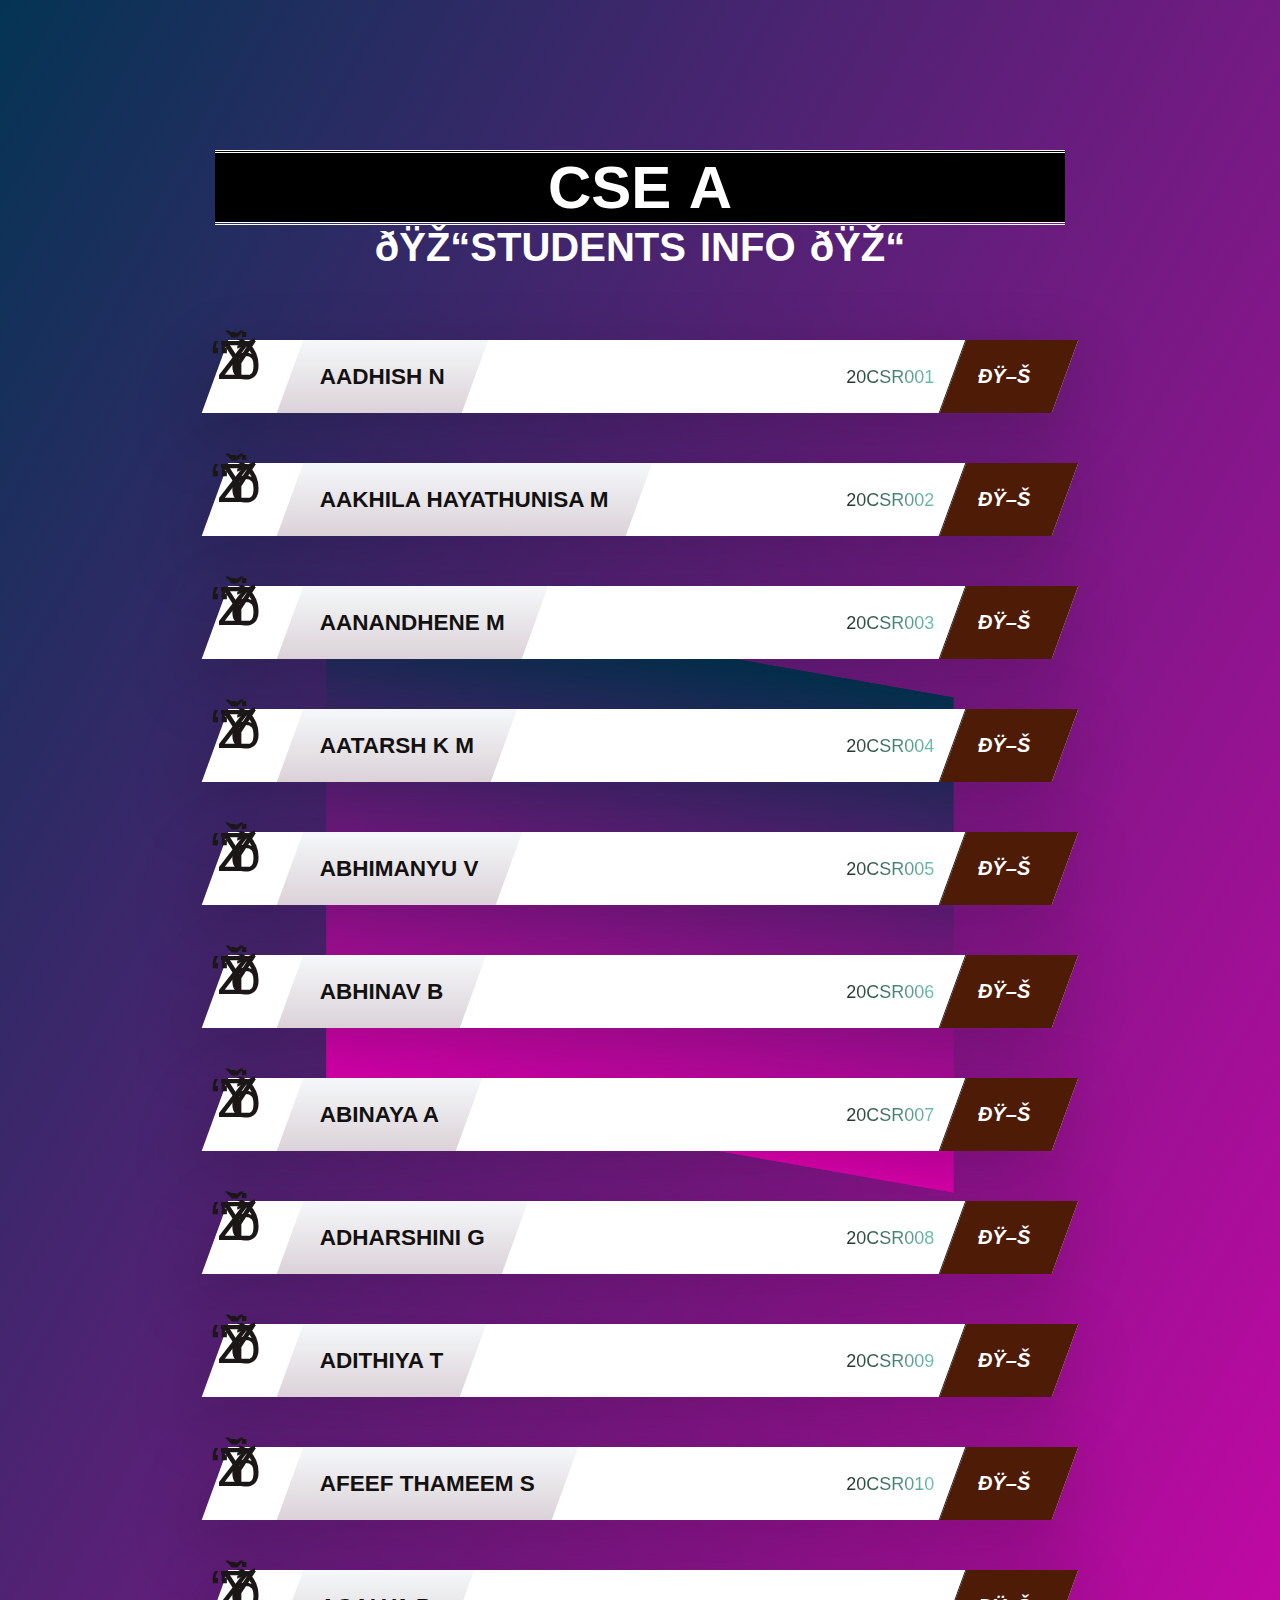
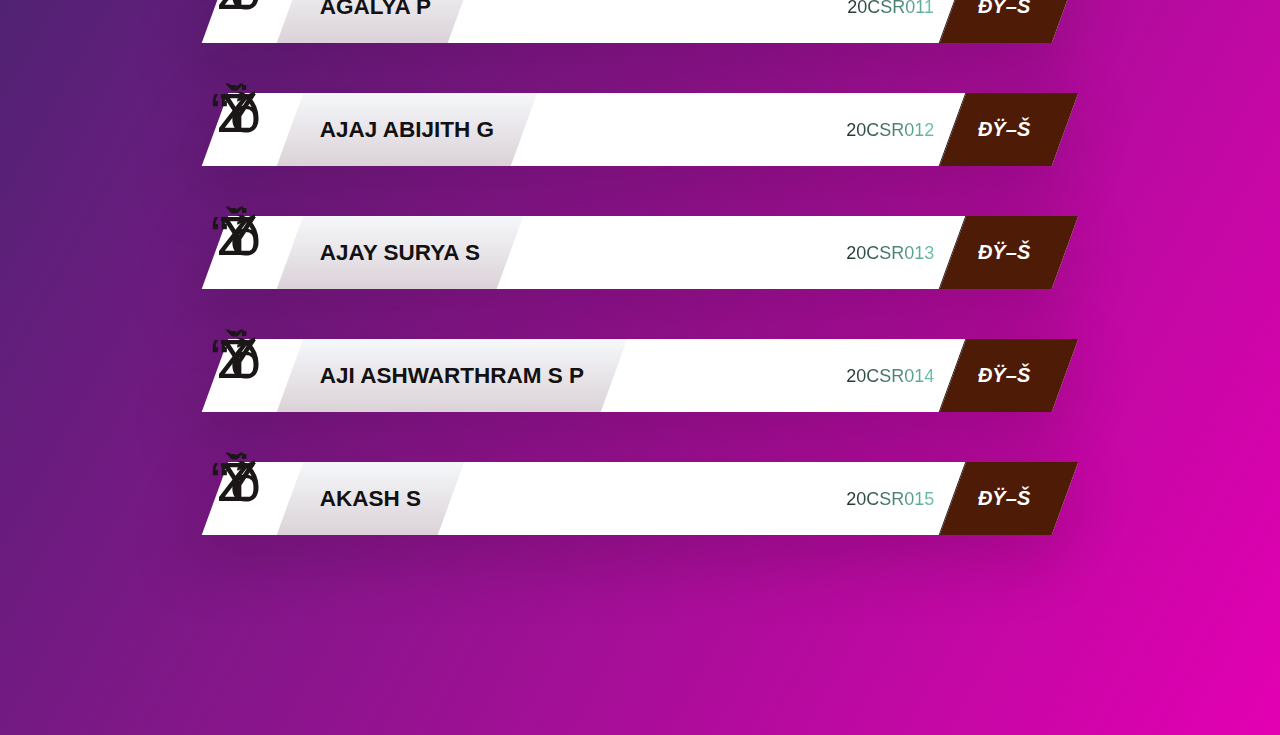
<file: ts/index.html>
<!DOCTYPE html>
<html lang = "en">
  <head>
    <mets charset="UTF-8" />
    <meta name="viewport" content ="width=device-width,inital=scale-1"/>
    <meta http-equiv="X-UA-Compatible" content="ie=edge" />
    <link href="style.css" rel="stylesheet">
    <title>STUDENTS INFO</title>
  </head>

  <body>
    <div class="title">
      <h1 class="title-head" >CSE A</h1>
      
      <h1 class="title-SH">🎓STUDENTS INFO 🎓</h1>
    

    <div class="info-box">
    <figure class="info">
      <div class ="info-emoji">🎓</div>

    <div class="detail-box">
      <h2 class="stu_name">AADHISH  N</h2>
    </div>

    <div class="sub">
      <div class="sub-box">
      <h2 class="rollno rollno--20CSR">20CSR001</h2>
    </div>

    <a class="stu_link" href="#">
      <span> <i class="emoji-pen">🖊 </i></span>
    </a>
  </div>
  </figure>  
  <figure class="info">
    <div class="info-emoji">🎓</div>
    <div class="detail-box">
      <h2 class="stu_name">AAKHILA HAYATHUNISA M</h2>
      </div>
    
   <div class="sub">
   <div class="sub-box">
     <h2 class ="rollno rollno--20CSR">20CSR002</h2>
   </div>  

   <a class="stu_link" href="#">
    <span> <i class="emoji-pen">🖊 </i></span>
  </a>

  </figure>

  <figure class="info">
    <div class="info-emoji">🎓</div>
    <div class="detail-box">
      <h2 class="stu_name">AANANDHENE M</h2>
      </div>
    
   <div class="sub">
   <div class="sub-box">
     <h2 class ="rollno rollno--20CSR">20CSR003</h2>
   </div>  

   <a class="stu_link" href="#">
    <span> <i class="emoji-pen">🖊 </i></span>
  </a>

  </figure>

  <figure class="info">
    <div class="info-emoji">🎓</div>
    <div class="detail-box">
      <h2 class="stu_name">AATARSH K M</h2>
      </div>
    
   <div class="sub">
   <div class="sub-box">
     <h2 class ="rollno rollno--20CSR">20CSR004</h2>
   </div>  

   <a class="stu_link" href="#">
    <span> <i class="emoji-pen">🖊 </i></span>
  </a>

  </figure>

  <figure class="info">
    <div class="info-emoji">🎓</div>
    <div class="detail-box">
      <h2 class="stu_name">ABHIMANYU V</h2>
      </div>
    
   <div class="sub">
   <div class="sub-box">
     <h2 class ="rollno rollno--20CSR">20CSR005</h2>
   </div>  

   <a class="stu_link" href="#">
    <span> <i class="emoji-pen">🖊 </i></span>
  </a>

  </figure>

  <figure class="info">
    <div class="info-emoji">🎓</div>
    <div class="detail-box">
      <h2 class="stu_name">ABHINAV B</h2>
      </div>
    
   <div class="sub">
   <div class="sub-box">
     <h2 class ="rollno rollno--20CSR">20CSR006</h2>
   </div>  

   <a class="stu_link" href="#">
    <span> <i class="emoji-pen">🖊 </i></span>
  </a>

  </figure>

  <figure class="info">
    <div class="info-emoji">🎓</div>
    <div class="detail-box">
      <h2 class="stu_name">ABINAYA A</h2>
      </div>
    
   <div class="sub">
   <div class="sub-box">
     <h2 class ="rollno rollno--20CSR">20CSR007</h2>
   </div>  

   <a class="stu_link" href="#">
    <span> <i class="emoji-pen">🖊 </i></span>
  </a>

  </figure>

  <figure class="info">
    <div class="info-emoji">🎓</div>
    <div class="detail-box">
      <h2 class="stu_name">ADHARSHINI G</h2>
      </div>
    
   <div class="sub">
   <div class="sub-box">
     <h2 class ="rollno rollno--20CSR">20CSR008</h2>
   </div>  

   <a class="stu_link" href="#">
    <span> <i class="emoji-pen">🖊 </i></span>
  </a>

  </figure>

  <figure class="info">
    <div class="info-emoji">🎓</div>
    <div class="detail-box">
      <h2 class="stu_name">ADITHIYA T</h2>
      </div>
    
   <div class="sub">
   <div class="sub-box">
     <h2 class ="rollno rollno--20CSR">20CSR009</h2>
   </div>  

   <a class="stu_link" href="#">
    <span> <i class="emoji-pen">🖊 </i></span>
  </a>

  </figure>

  <figure class="info">
    <div class="info-emoji">🎓</div>
    <div class="detail-box">
      <h2 class="stu_name">AFEEF THAMEEM S</h2>
      </div>
    
   <div class="sub">
   <div class="sub-box">
     <h2 class ="rollno rollno--20CSR">20CSR010</h2>
   </div>  

   <a class="stu_link" href="#">
    <span> <i class="emoji-pen">🖊 </i></span>
  </a>

  </figure>

  <figure class="info">
    <div class="info-emoji">🎓</div>
    <div class="detail-box">
      <h2 class="stu_name">AGALYA P</h2>
      </div>
    
   <div class="sub">
   <div class="sub-box">
     <h2 class ="rollno rollno--20CSR">20CSR011</h2>
   </div>  

   <a class="stu_link" href="#">
    <span> <i class="emoji-pen">🖊 </i></span>
  </a>

  </figure>

  <figure class="info">
    <div class="info-emoji">🎓</div>
    <div class="detail-box">
      <h2 class="stu_name">AJAJ ABIJITH G</h2>
      </div>
    
   <div class="sub">
   <div class="sub-box">
     <h2 class ="rollno rollno--20CSR">20CSR012</h2>
   </div>  

   <a class="stu_link" href="#">
    <span> <i class="emoji-pen">🖊 </i></span>
  </a>

  </figure>

  <figure class="info">
    <div class="info-emoji">🎓</div>
    <div class="detail-box">
      <h2 class="stu_name">AJAY SURYA S</h2>
      </div>
    
   <div class="sub">
   <div class="sub-box">
     <h2 class ="rollno rollno--20CSR">20CSR013</h2>
   </div>  

   <a class="stu_link" href="#">
    <span> <i class="emoji-pen">🖊 </i></span>
  </a>

  </figure>

  <figure class="info">
    <div class="info-emoji">🎓</div>
    <div class="detail-box">
      <h2 class="stu_name">AJI ASHWARTHRAM S P</h2>
      </div>
    
   <div class="sub">
   <div class="sub-box">
     <h2 class ="rollno rollno--20CSR">20CSR014</h2>
   </div>  

   <a class="stu_link" href="#">
    <span> <i class="emoji-pen">🖊 </i></span>
  </a>

  </figure>

  <figure class="info">
    <div class="info-emoji">🎓</div>
    <div class="detail-box">
      <h2 class="stu_name">AKASH S</h2>
      </div>
    
   <div class="sub">
   <div class="sub-box">
     <h2 class ="rollno rollno--20CSR">20CSR015</h2>
   </div>  

   <a class="stu_link" href="#">
    <span> <i class="emoji-pen">🖊 </i></span>
  </a>

  </figure>

  

  

  </body>
</html>
</file>
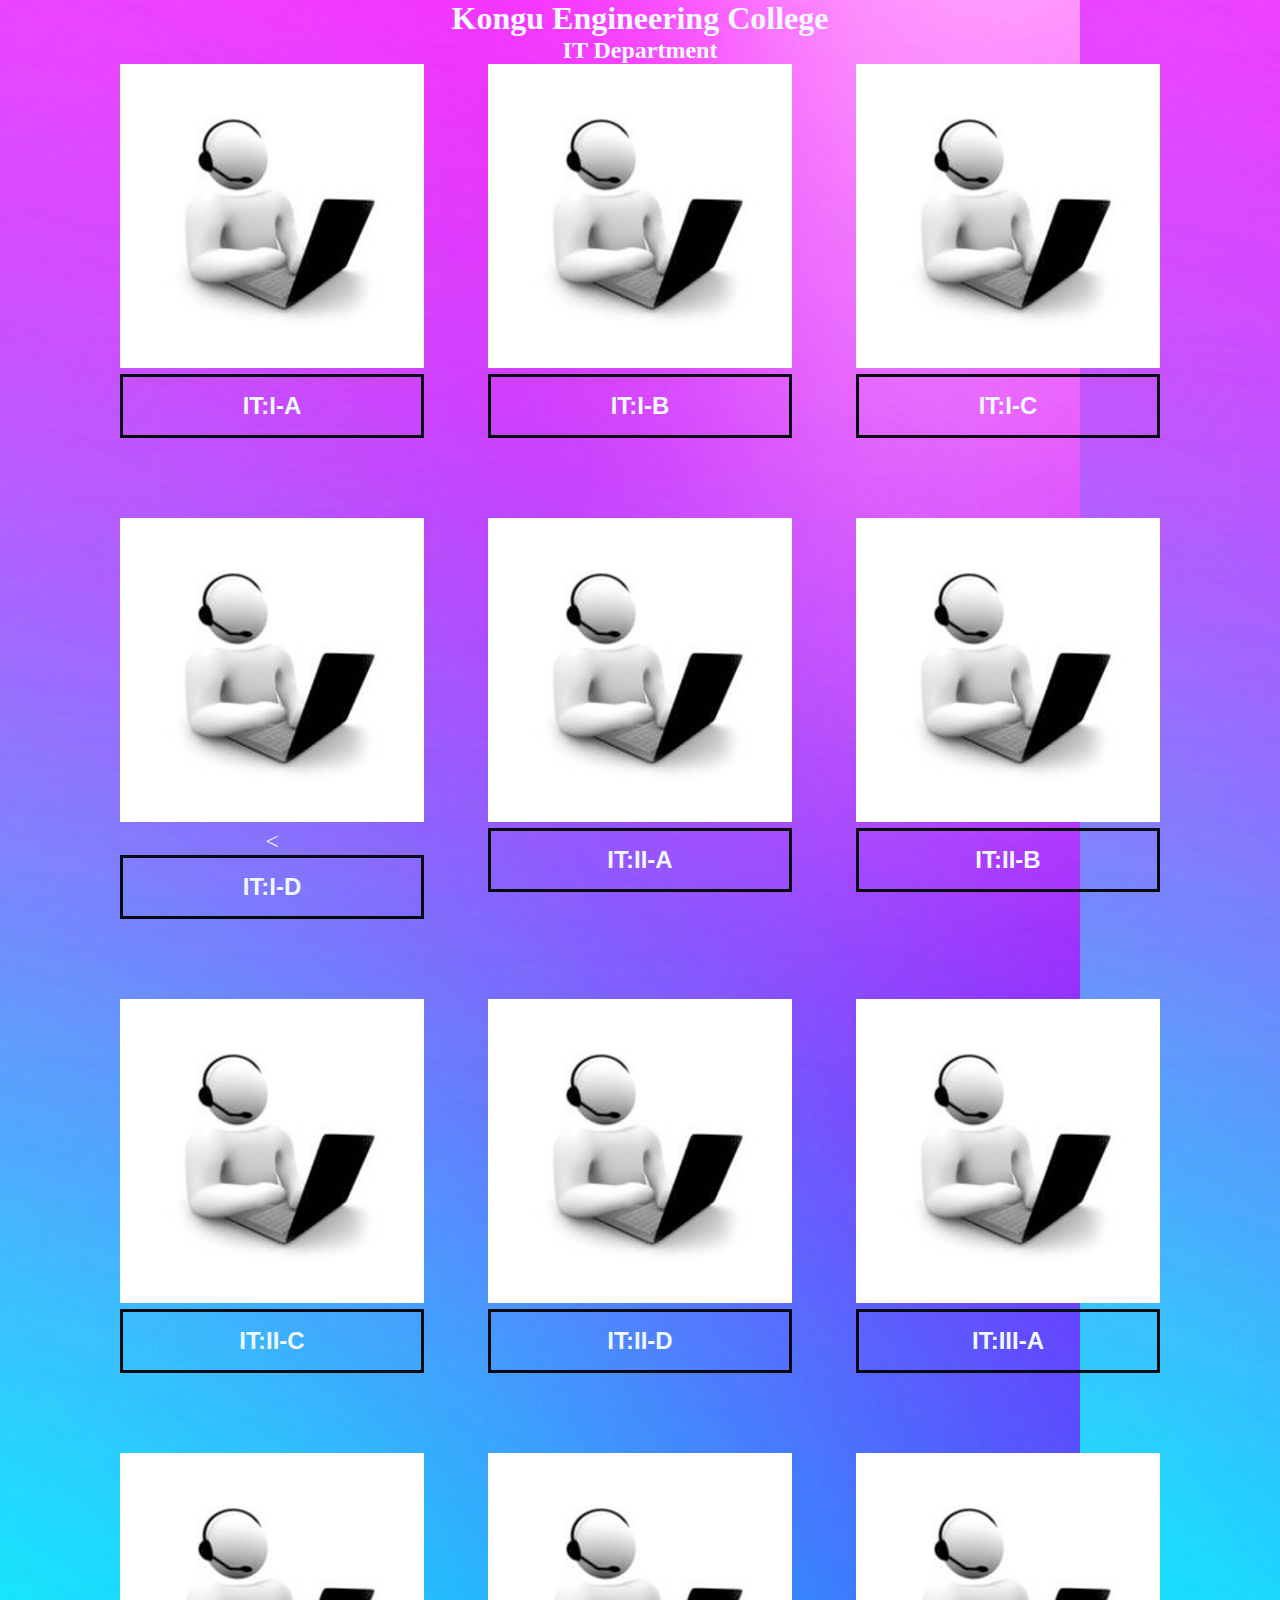
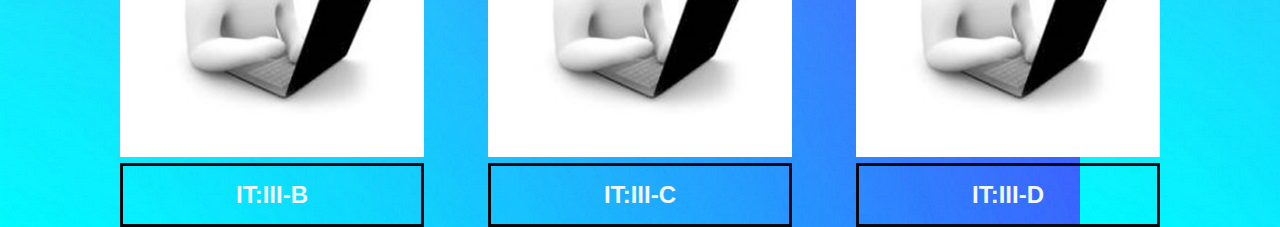
<file: anu/it_dept.html>
<!DOCTYPE html>
<html lang="en">
  <head>
    <meta charset="UTF-8" />
    <meta http-equiv="X-UA-Compatible" content="IE=edge" />
    <link href="styles_it.css" rel="stylesheet" type="text/css" />
    <meta name="viewport" content="width=device-width, initial-scale=1.0" />
    <title>class</title>
  </head>

  <body background="background2.jpg">
    <header>
      <h1>Kongu Engineering College</h1>
      <h2>IT Department</h2>
    </header>
    <section class="container">
      <div class="container-div">
        <img class="img-prf" src="admin2.jpg" alt="admin" />

        <strong><div class="desc">IT:I-A</div></strong>
      </div>
      <div class="container-div">
        <img class="img-prf" src="admin2.jpg" alt="admin" />
        <strong><div class="desc">IT:I-B</div></strong>
      </div>
      <div class="container-div">
        <img class="img-prf" src="admin2.jpg" alt="admin" />
        <strong><div class="desc">IT:I-C</div></strong>
      </div>
      <div class="container-div">
        <img class="img-prf" src="admin2.jpg" alt="admin" />
        <<strong><div class="desc">IT:I-D</div></strong>
      </div>
      <div class="container-div">
        <img class="img-prf" src="admin2.jpg" alt="admin" />
        <strong><div class="desc">IT:II-A</div></strong>
      </div>
      <div class="container-div">
        <img class="img-prf" src="admin2.jpg" alt="admin" />
        <strong><div class="desc">IT:II-B</div></strong>
      </div>
      <div class="container-div">
        <img class="img-prf" src="admin2.jpg" alt="admin" />
        <strong><div class="desc">IT:II-C</div></strong>
      </div>
      <div class="container-div">
        <img class="img-prf" src="admin2.jpg" alt="admin" />
        <strong><div class="desc">IT:II-D</div></strong>
      </div>
      <div class="container-div">
        <img class="img-prf" src="admin2.jpg" alt="admin" />
        <strong><div class="desc">IT:III-A</div></strong>
      </div>
      <div class="container-div">
        <img class="img-prf" src="admin2.jpg" alt="admin" />
        <strong><div class="desc">IT:III-B</div></strong>
      </div>
      <div class="container-div">
        <img class="img-prf" src="admin2.jpg" alt="admin" />
        <strong><div class="desc">IT:III-C</div></strong>
      </div>
      <div class="container-div">
        <img class="img-prf" src="admin2.jpg" alt="admin" />
        <strong><div class="desc">IT:III-D</div></strong>
      </div>
    </section>
  </body>
</html>
</file>
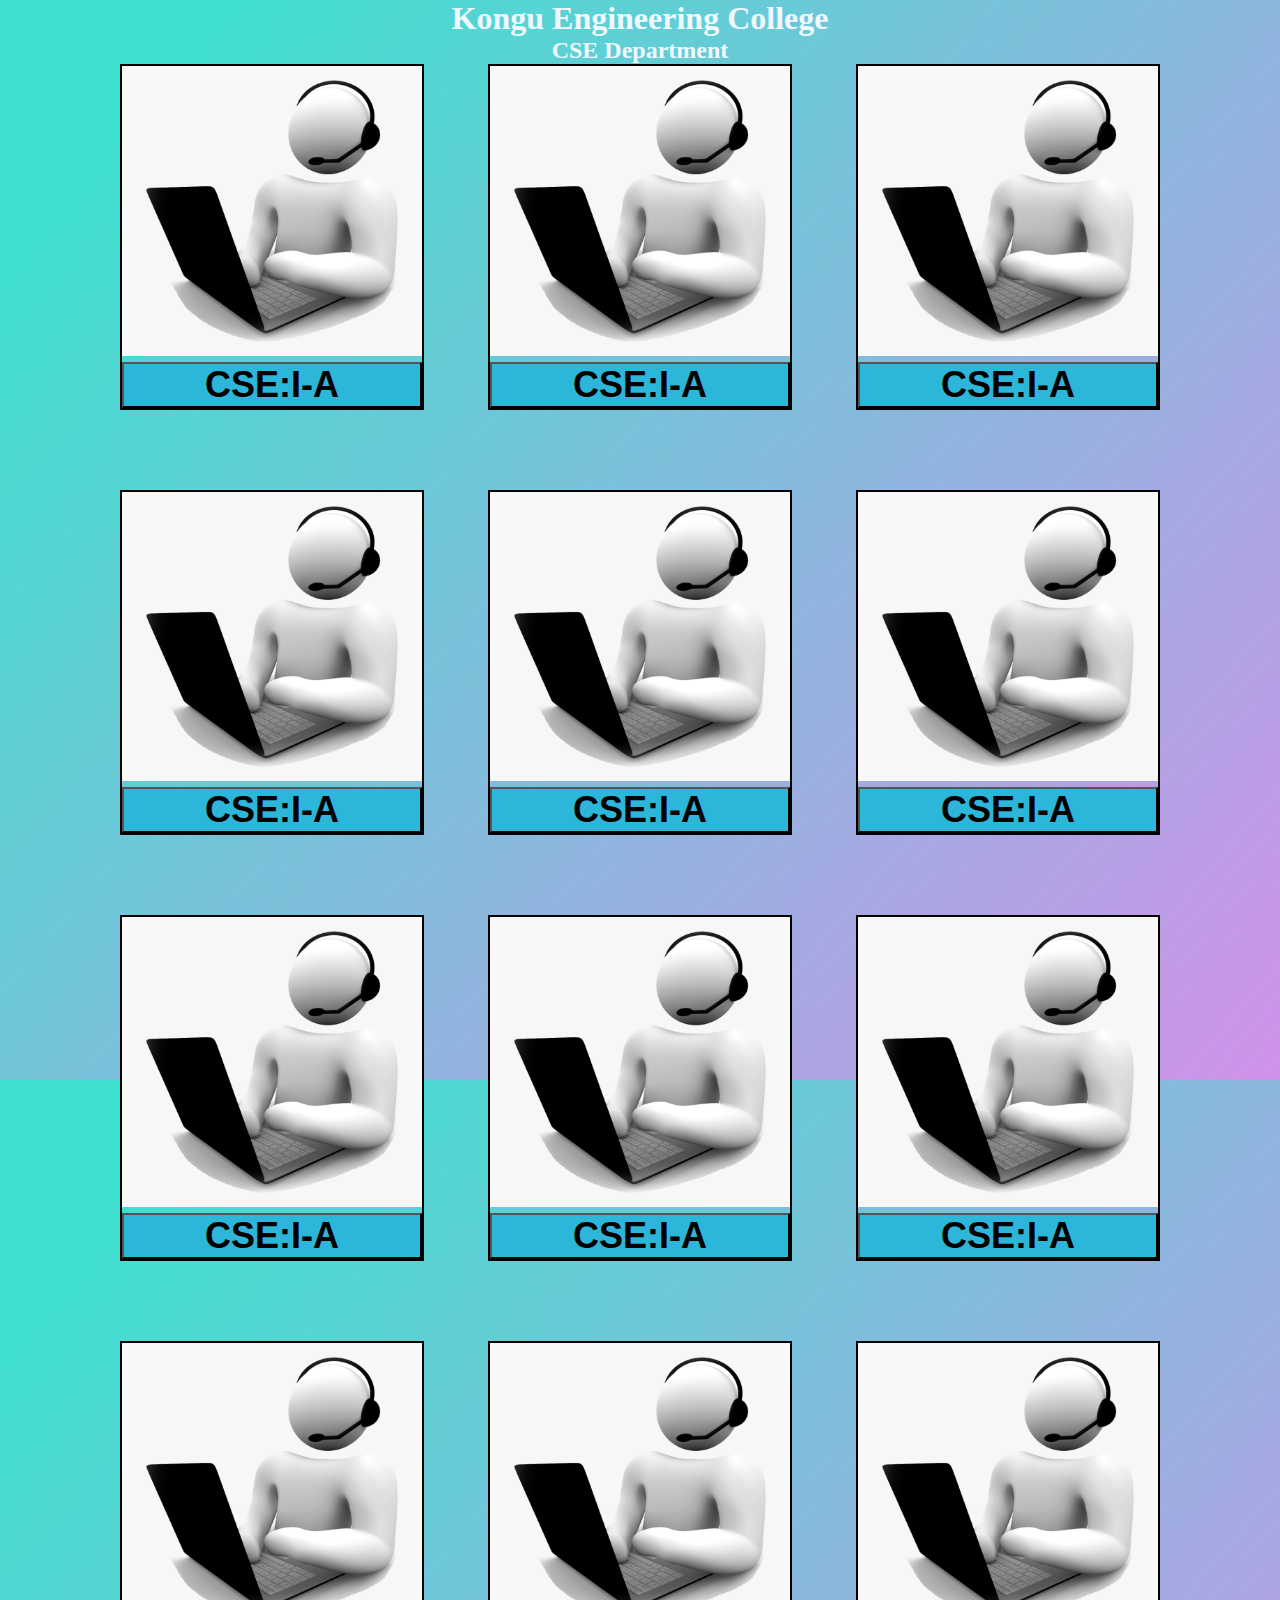
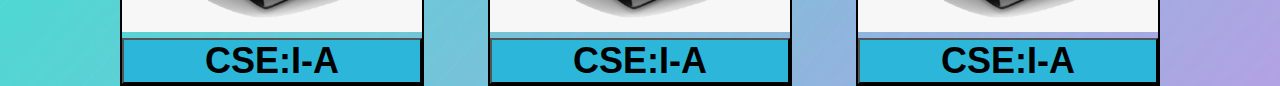
<file: anu/project.html>
<!DOCTYPE html>
<html lang="en">

<head>
    <meta charset="UTF-8" />
    <meta http-equiv="X-UA-Compatible" content="IE=edge" />
    <link href="styles.css" rel="stylesheet" type="text/css" />
    <meta name="viewport" content="width=device-width, initial-scale=1.0" />
    <title>class</title>
</head>

<body background="Background1.jpg">
    <header>
        <h1>Kongu Engineering College</h1>
        <h2>CSE Department</h2>
    </header>
    <section class="container">
        <section class="section-item">
            <div class="container-div">
                <img class="img-prf" src="admin.png" alt="admin" />
                <button class="desc">CSE:I-A</button>
            </div>
        </section>
        <section class="section-item">
            <div class="container-div">
                <img class="img-prf" src="admin.png" alt="admin" />
                <button class="desc">CSE:I-A</button>
            </div>
        </section>
        <section class="section-item">
            <div class="container-div">
                <img class="img-prf" src="admin.png" alt="admin" />
                <button class="desc">CSE:I-A</button>
            </div>
        </section>
        <section class="section-item">
            <div class="container-div">
                <img class="img-prf" src="admin.png" alt="admin" />
                <button class="desc">CSE:I-A</button>
            </div>
        </section>
        <section class="section-item">
            <div class="container-div">
                <img class="img-prf" src="admin.png" alt="admin" />
                <button class="desc">CSE:I-A</button> </section>
        <section class="section-item">
            <div class="container-div">
                <img class="img-prf" src="admin.png" alt="admin" />
                <button class="desc">CSE:I-A</button> </section>
        <section class="section-item">
            <div class="container-div">
                <img class="img-prf" src="admin.png" alt="admin" />
                <button class="desc">CSE:I-A</button> </section>
        <section class="section-item">
            <div class="container-div">
                <img class="img-prf" src="admin.png" alt="admin" />
                <button class="desc">CSE:I-A</button> </section>
        <section class="section-item">
            <div class="container-div">
                <img class="img-prf" src="admin.png" alt="admin" />
                <button class="desc">CSE:I-A</button>
        </section>
        <section class="section-item">
            <div class="container-div">
                <img class="img-prf" src="admin.png" alt="admin" />
                <button class="desc">CSE:I-A</button>
        </section>
        <section class="section-item">
            <div class="container-div">
                <img class="img-prf" src="admin.png" alt="admin" />
                <button class="desc">CSE:I-A</button>
        </section>
        <section class="section-item">
            <div class="container-div">
                <img class="img-prf" src="admin.png" alt="admin" />
                <button class="desc">CSE:I-A</button>
        </section>
    </section>
</body>

</html>
</file>
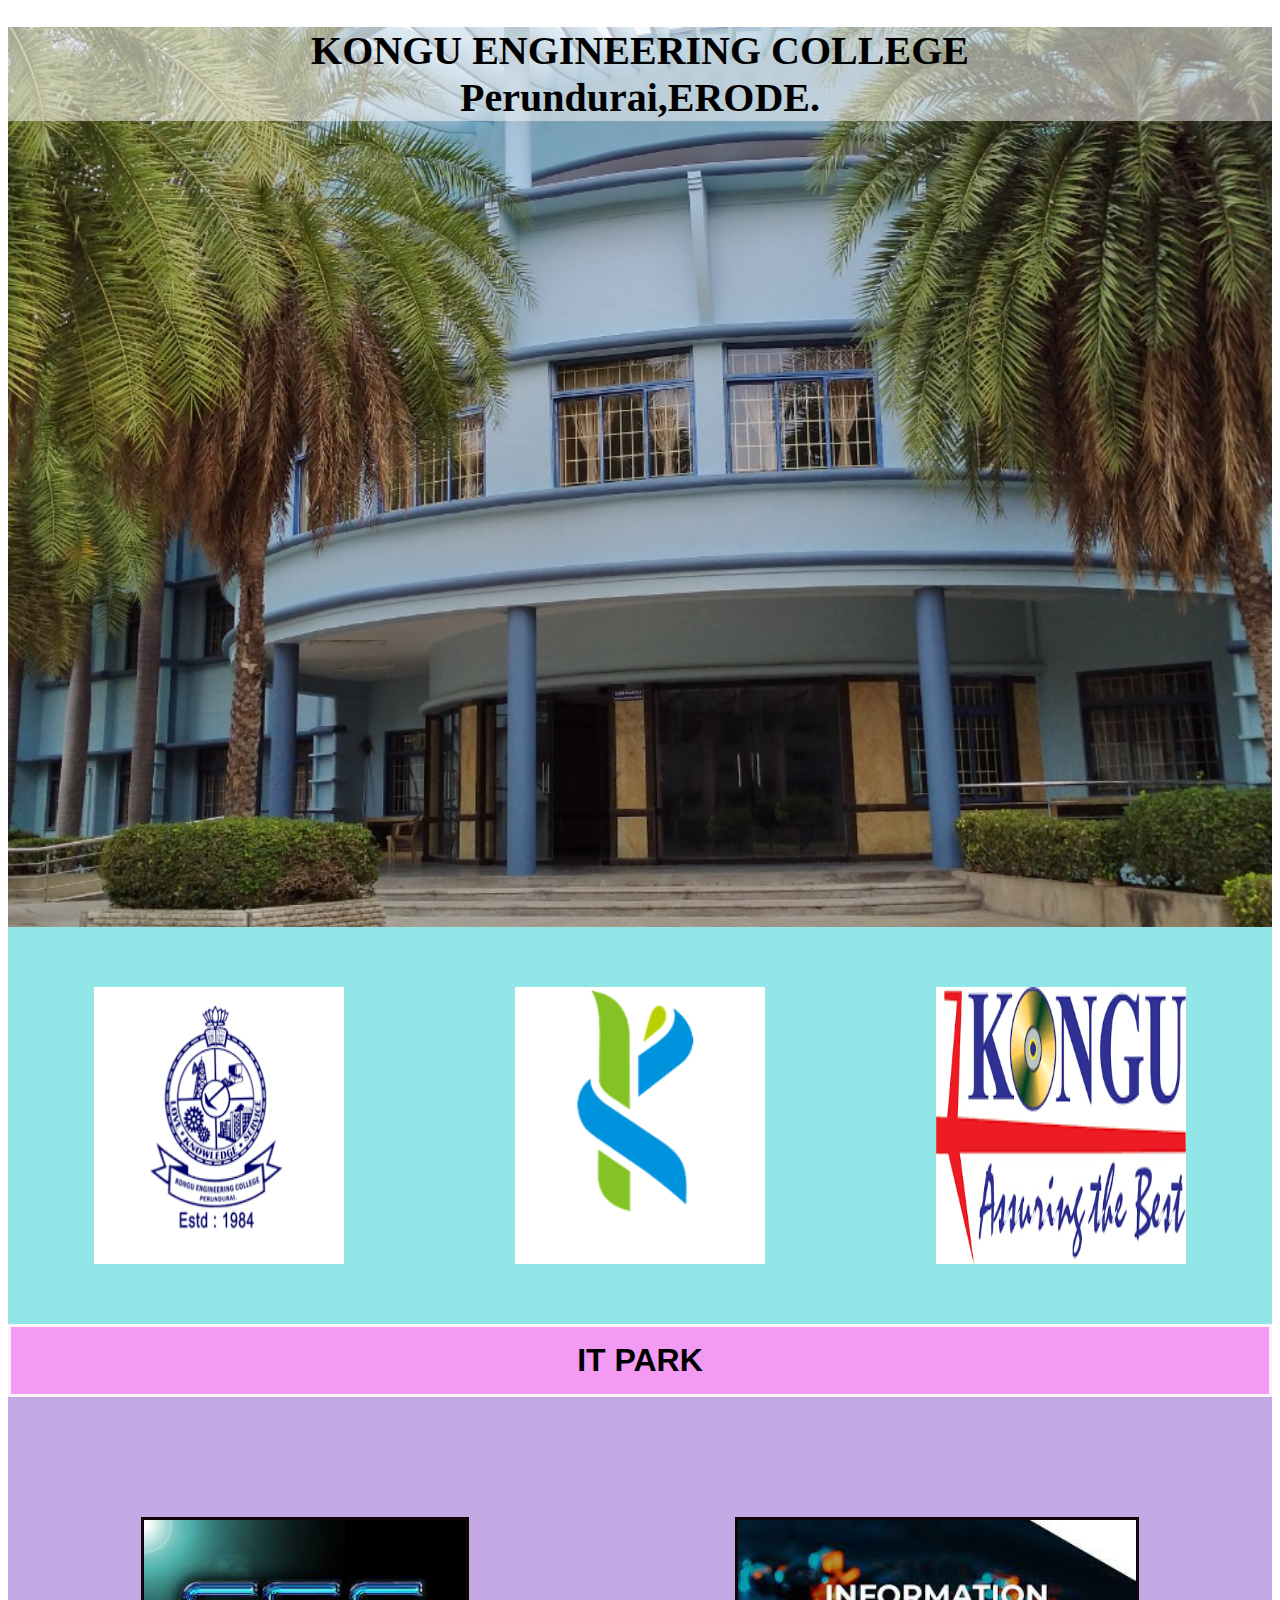
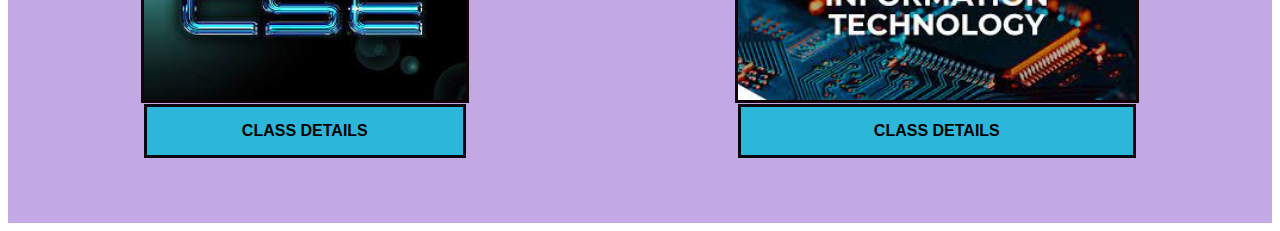
<file: booboo/first page.html>
<!DOCTYPE html>
<html lang="en">
<head>
    <meta charset="UTF-8">
    <meta http-equiv="X-UA-Compatible" content="IE=edge">
    <meta name="viewport" content="width=device-width, initial-scale=1.0">
    <title>head page</title>
    <style>
        
        .containerh1{
          font-family:Georgia, 'Times New Roman', Times, serif;
            text-align: center;
          background-color:rgba(253, 251, 251, 0.5); 
          text-align: center;
          font-size: 40px;
        }
        h2{
          font-family:'Times New Roman', Times, serif;
          text-align:center;
          background-color: rgb(43, 228, 241);
        }
        
        img{
            align-items: center;
        }
        header{
            background-image: url("itpark.jpg");
            background-position: center;
            background-size: cover;
            height: 100vh;
            text-align: center;

        }
        .image-logo{
            height:auto;
            width: 250px;
        }
        
        .flex-container1{
            display:flex;
            flex-direction: row;
            background-color: white;
            justify-content: space-around;
            padding-top: 60px;
            padding-bottom: 60px;
            background-color: rgb(145, 231, 231);
                   }
        .flex-container2{
            display:flex;
            flex-direction: row;
            background-color: white;
            justify-content: space-around;
            padding-top: 60px;
            padding-bottom: 60px;
            background-color: rgb(194, 169, 228);
            font-family: cursive;
        }
        .container {
  position: relative;
  width: 100%;
  max-width: 400px;
}

.container img {
  width: 100%;
  height: auto;
}

.logo.btn {
  position: absolute;
  top: 50%;
  left: 50%;
  transform: translate(-50%, -50%);
  -ms-transform: translate(-50%, -50%);
  background-color: #f1f1f1;
  color: black;
  font-size: 16px;
  padding: 16px 30px;
  border: none;
  cursor: pointer;
  border-radius: 5px;
  text-align: center;
  opacity: 0.3;
}


.cselogo,
.itlogo{
    background-position: center;
}
div.logo{
  margin: 60px;
  border:3px solid rgb(19, 5, 5);
  float :left;
  height :180px;
}
div.logo:hover{
  border: 1px solid rgb(252, 248, 248);
} 
div.logo img{
  width: auto;
  height: 100%;
}       
div.desc{
  padding: 15px ;
  text-align: center;
  border: 3px solid rgb(6, 9, 15);
  background-color: rgb(44, 183, 218);
  font-family: -apple-system, BlinkMacSystemFont, 'Segoe UI', Roboto, Oxygen, Ubuntu, Cantarell, 'Open Sans', 'Helvetica Neue', sans-serif;
}
div.heading{
  padding: 15px ;
  text-align: center;
  font-family:-apple-system, BlinkMacSystemFont, 'Segoe UI', Roboto, Oxygen, Ubuntu, Cantarell, 'Open Sans', 'Helvetica Neue', sans-serif;
  border: 3px solid rgb(247, 243, 246);
  background-color: rgb(243, 155, 243);
  font-size:xx-large;
  text-shadow: cornsilk;
}
.flex-container2:hover {
  box-shadow: 0 8px 16px 0 rgba(0,0,0,0.2);
}

.header1.content{
  background-color:rgba(253, 251, 251, 0.5); 
  position: absolute;
  text-align: center;
   }



.sticky {
  position: fixed;
  top: 0;
  width: 100%;
}

.sticky + .content {
  padding-top: 102px;
}

    </style>
</head>
<body>
    <header>
      
              <div class="header1" style="width:30%">
      </div>
      
        <section>
          <div class="content" id="myHeader">   
              <h1 class="containerh1">KONGU ENGINEERING COLLEGE <br>Perundurai,ERODE.</h1>
              
              
        </div>
       </header>
       <section >
      
        <div class="flex-container1">
        
              <img src="logo1.png" alt="logo 1"class="image-logo">
                    
              <img src="logo2.png" alt="logo 2"class="image-logo"  >
        
              <img src="logo3.png" alt="logo 3"class="image-logo" >
          
          </div>
          </section>
          <strong><div class="heading">IT PARK</div></strong>
<section>
  <div class="flex-container2">
          <div class="logo">
            <a target="_blank" img src="cse.jfif" >
           <img src="cse.jfif" alt="cselogo" style="width:100%" class="image-logo">
           </a>
            <div class="desc"><strong> CLASS DETAILS</strong></div>
          </div>
          <div class="logo">
            <a target="_blank" img src="it.jfif" >
            <img src="it.jfif" alt="itlogo" style="width:100%" class="image-logo">
            </a>
       <div class="desc"> <strong>CLASS DETAILS</strong></div>
          </div>
        </div>
              </section>
              <script>
                window.onscroll = function() {myFunction()};
                
                var header = document.getElementById("myHeader");
                var sticky = header.offsetTop;
                
                function myFunction() {
                  if (window.pageYOffset > sticky) {
                    header.classList.add("sticky");
                  } else {
                    header.classList.remove("sticky");
                  }
                }
                </script>
</body>
      

</html>
</file>
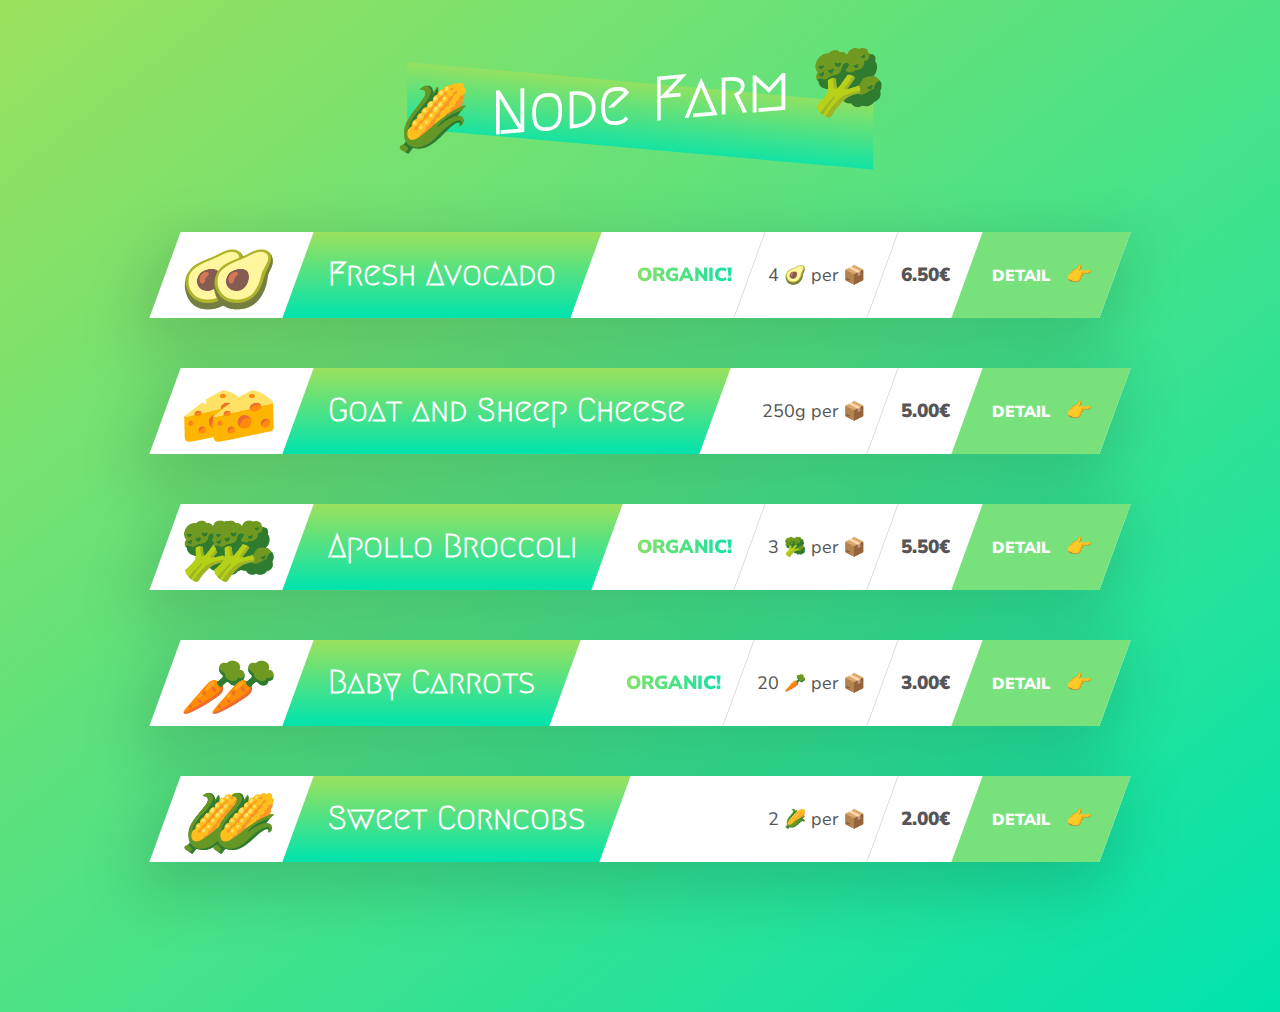
<file: ts/sample.html>
<!DOCTYPE html>
<html lang="en">
  <head>
    <meta charset="UTF-8" />
    <meta name="viewport" content="width=device-width, initial-scale=1.0" />
    <meta http-equiv="X-UA-Compatible" content="ie=edge" />
    <link
      href="https://fonts.googleapis.com/css?family=Megrim|Nunito+Sans:400,900"
      rel="stylesheet"
    />
    <link
      rel="icon"
      href="https://emojipedia-us.s3.dualstack.us-west-1.amazonaws.com/thumbs/240/apple/155/ear-of-maize_1f33d.png"
    />

    <title>NODE FARM</title>

    <style>
      *,
      *::before,
      *::after {
        margin: 0;
        padding: 0;
        box-sizing: inherit;
      }

      html {
        font-size: 62.5%;
        box-sizing: border-box;
      }

      body {
        padding: 5rem 5rem 10rem;
        line-height: 1.7;
        font-family: 'Nunito Sans', sans-serif;
        color: #555;
        min-height: 100vh;
        background: linear-gradient(to bottom right, #9be15d, #00e3ae);
      }

      h1 {
        font-family: 'Megrim', sans-serif;
        font-size: 6rem;
        color: white;
        transform: skewY(-5deg);
        text-align: center;
        position: relative;
        word-spacing: 3px;
      }

      h1::before {
        content: '';
        display: block;
        height: 65%;
        width: 49%;
        position: absolute;
        top: 105%;
        left: 50%;
        background: linear-gradient(to bottom, #9be15d, #00e3ae);
        opacity: 0.8;
        z-index: -1;
        transform: skewY(370deg) translate(-50%, -50%);
      }

      .container {
        width: 95rem;
        margin: 0 auto;
      }

      .cards-container {
        margin-top: 8rem;
      }

      .card {
        background: white;
        box-shadow: 0 2rem 6rem 1rem rgba(0, 0, 0, 0.15);
        margin-bottom: 5rem;
        transform: skewX(-20deg);
        display: flex;
        transition: all 0.5s;
      }

      .card__emoji {
        font-size: 5.5rem;
        line-height: 1.2;
        padding: 1.5rem 6rem 0.5rem 1.5rem;
        letter-spacing: -4rem;
        transform: skewX(20deg);
      }

      .card__title-box {
        background: linear-gradient(to bottom, #9be15d, #00e3ae);
        margin-right: auto;
        display: flex;
        align-items: center;
        padding: 0 3rem;
      }

      .card__title {
        font-family: 'Megrim', sans-serif;
        color: white;
        font-size: 3.25rem;
        transform: skewX(20deg);
      }

      .card__details {
        display: flex;
      }

      .card__detail-box {
        align-self: stretch;
        border-right: 1px solid #ddd;
        display: flex;
        align-items: center;
      }

      .card__detail-box:last-child {
        border: none;
      }

      .card__detail {
        font-weight: 400;
        font-size: 1.8rem;
        transform: skewX(20deg);
        padding: 1.75rem;
      }

      .card__detail--organic {
        font-weight: 900;
        text-transform: uppercase;
        font-size: 1.9rem;
        background-image: linear-gradient(to right, #9be15d, #00e3ae);
        -webkit-background-clip: text;
        background-clip: text;
        color: transparent;
      }

      .card__detail--price {
        font-weight: 900;
        font-size: 1.9rem;
      }

      .card__link:link,
      .card__link:visited {
        flex: 0 0 auto;
        background-color: #79e17b;
        color: white;
        font-size: 1.6rem;
        font-weight: 900;
        text-transform: uppercase;
        text-decoration: none;
        padding: 2.5rem;
        text-align: center;
        display: flex;
        align-items: center;
        justify-content: center;
        transition: all 0.3s;
      }

      .card__link:hover,
      .card__link:active {
        background-color: #9be15d;
      }

      .card__link span {
        transform: skewX(20deg);
      }

      .card:hover {
        transform: skewX(-20deg) scale(1.08);
        box-shadow: 0 3rem 8rem 2rem rgba(0, 0, 0, 0.15);
      }

      .emoji-left {
        font-size: 2rem;
        margin-right: 1rem;
      }

      .emoji-right {
        font-size: 2rem;
        margin-left: 1rem;
      }

      .not-organic {
        display: none;
      }
    </style>
  </head>

  <body>
    <div class="container">
      <h1>🌽 Node Farm 🥦</h1>

      <div class="cards-container">
        <figure class="card">
          <div class="card__emoji">🥑🥑</div>

          <div class="card__title-box">
            <h2 class="card__title">Fresh Avocado</h2>
          </div>

          <div class="card__details">
            <div class="card__detail-box">
              <h6 class="card__detail card__detail--organic">Organic!</h6>
            </div>

            <div class="card__detail-box">
              <h6 class="card__detail">4 🥑 per 📦</h6>
            </div>

            <div class="card__detail-box">
              <h6 class="card__detail card__detail--price">6.50€</h6>
            </div>
          </div>

          <a class="card__link" href="#">
            <span>Detail <i class="emoji-right">👉</i></span>
          </a>
        </figure>

        <figure class="card">
          <div class="card__emoji">🧀🧀</div>
          <div class="card__title-box">
            <h2 class="card__title">Goat and Sheep Cheese</h2>
          </div>

          <div class="card__details">
            <div class="card__detail-box">
              <h6 class="card__detail">250g per 📦</h6>
            </div>

            <div class="card__detail-box">
              <h6 class="card__detail card__detail--price">5.00€</h6>
            </div>
          </div>

          <a class="card__link" href="#">
            <span>Detail <i class="emoji-right">👉</i></span>
          </a>
        </figure>

        <figure class="card">
          <div class="card__emoji">🥦🥦</div>
          <div class="card__title-box">
            <h2 class="card__title">Apollo Broccoli</h2>
          </div>

          <div class="card__details">
            <div class="card__detail-box">
              <h6 class="card__detail card__detail--organic">Organic!</h6>
            </div>

            <div class="card__detail-box">
              <h6 class="card__detail">3 🥦 per 📦</h6>
            </div>

            <div class="card__detail-box">
              <h6 class="card__detail card__detail--price">5.50€</h6>
            </div>
          </div>

          <a class="card__link" href="#">
            <span>Detail <i class="emoji-right">👉</i></span>
          </a>
        </figure>

        <figure class="card">
          <div class="card__emoji">🥕🥕</div>
          <div class="card__title-box">
            <h2 class="card__title">Baby Carrots</h2>
          </div>

          <div class="card__details">
            <div class="card__detail-box">
              <h6 class="card__detail card__detail--organic">Organic!</h6>
            </div>

            <div class="card__detail-box">
              <h6 class="card__detail">20 🥕 per 📦</h6>
            </div>

            <div class="card__detail-box">
              <h6 class="card__detail card__detail--price">3.00€</h6>
            </div>
          </div>

          <a class="card__link" href="#">
            <span>Detail <i class="emoji-right">👉</i></span>
          </a>
        </figure>

        <figure class="card">
          <div class="card__emoji">🌽🌽</div>
          <div class="card__title-box">
            <h2 class="card__title">Sweet Corncobs</h2>
          </div>

          <div class="card__details">
            <div class="card__detail-box">
              <h6 class="card__detail">2 🌽 per 📦</h6>
            </div>

            <div class="card__detail-box">
              <h6 class="card__detail card__detail--price">2.00€</h6>
            </div>
          </div>

          <a class="card__link" href="#">
            <span>Detail <i class="emoji-right">👉</i></span>
          </a>
        </figure>
      </div>
    </div>
  </body>
</html>
</file>
<file: ts/style.css>
*,
*::before,
*::after {
  margin: 0;
  padding: 0;
  box-sizing:small;
}

html {
  font-size: 62.5%;
  box-sizing:small;
}

body {
  padding: 15rem 15rem 15rem;
  line-height:small ;
  font-family: 'Nunito Sans', sans-serif;
  color: rgb(27, 23, 23);
  min-height: 100vh;
  background: linear-gradient(to bottom right, #043453, #e300b2);
}

h1 {
  margin: bottom 10px;
  border-top: double;
  font-family: 'Megrim', sans-serif;
  font-size: 5rem;
  color: white;
 /* transform: skewY(-5deg); */
  text-align: center;
  position: top;
  word-spacing: 3px;
}
.title-head{
  background-color: black;
  border-bottom: 5px;
  font-size:6rem;
}
.title-SH{
  font-size: 4rem;
}

h1::before {
  content: '';
  display:blonde-woman ;
  height: 55%;
  width: 49%;
  position: absolute;
  top: 105%;
  left: 50%;
  background: linear-gradient(to bottom, #043453, #e300b2);
  opacity: 1.8;
  z-index: -1;
  transform: skewY(370deg) translate(-50%, -50%);
}

.title {
  width: 85rem;
  margin: 0 auto;
}

.info-box {
  margin-top: 7rem;
}

.info{
  background: white;
  box-shadow: 0 2rem 6rem 1rem rgba(0, 0, 0, 0.15);
  margin-bottom: 5rem;
  transform: skewX(-20deg);
  display: flex;
  transition: all 0.5s;
}

.info-emoji {
  font-size: 5.5rem;
  line-height: 0.2;
  padding: 1.5rem 6rem 0.5rem 1.5rem;
  letter-spacing: -4rem;
  transform: skewX(20deg);
}

.detail-box{
  background: linear-gradient(to bottom, #f5f8fa, #dbd2d8);
  margin-right: auto;
  display: flex;
  align-items: center;
  padding: 0 3rem;
}

.stu_name {
  font-family: 'Megrim', sans-serif;
  color: rgb(19, 17, 17);
  font-size: 2.25rem;
  transform: skewX(20deg);
}

.sub {
  display: flex;
}

.sub-box {
  align-self: stretch;
  border-right: 1px solid rgb(32, 28, 28);
  display: flex;
  align-items: center;
}

.sub-box:last-child {
  border: none;
}

.rollno{
  font-weight: 400;
  font-size: 1.8rem;
  transform: skewX(20deg);
  padding: 1.75rem;
}
.rollno--20CSR{
  font-weight: 400;
  text-transform: uppercase;
  font-size:normal;
  background-image: linear-gradient(to right,#12140f, #7ae2ca);
  -webkit-background-clip: text;
  background-clip: text;
  color: transparent;
}


.stu_link:link,
.stu_link:visited {
  flex: 0 0 auto;
  background-color: #4e1b07;
  color: white;
  font-size: 1.6rem;
  font-weight: 900;
  text-transform: uppercase;
  text-decoration: none;
  padding: 2.5rem;
  text-align: center;
  display: flex;
  align-items: center;
  justify-content: center;
  transition: all 0.3s;
}

.stu_link:hover,
.stu_link:active {
  background-color: #ebc4a0;
}

.stu_link span {
  transform: skewX(20deg);
}

.info:hover {
  transform: skewX(-10deg) scale(1.05);
  box-shadow: 0 3rem 5rem 4rem rgba(0, 0, 0, 0.15);
}

.emoji-pen {
  font-size: 2rem;
  margin-right: 1rem;
}
.not-20CSR {
  display: none;
}
</file>
<file: anu/styles_it.css>
* {
  margin: 0;
  padding: 0;
  box-sizing: border-box;
}

header {
  text-align: center;
  color: aliceblue;
}

body {
  width: auto;
}

.img-prf {
  width: 100%;
  height: auto;
}

.container {
  display: grid;
  width: 65rem;
  grid-template-columns: repeat(3, 1fr);
  justify-content: space-around;
  margin-top: 20px;
  margin: auto;
  gap: 4rem;
  row-gap: 5rem;
}

.container-div {
  max-width: 120rem;
  text-align: center;
  font-size: 3ch;
  color: aliceblue;
}
div.desc {
  padding: 15px;
  text-align: center;
  border: 3px solid rgb(6, 9, 15);
  background: color #777;
  font-family: -apple-system, BlinkMacSystemFont, "Segoe UI", Roboto, Oxygen,
    Ubuntu, Cantarell, "Open Sans", "Helvetica Neue", sans-serif;
}
</file>
<file: anu/styles.css>
* {
    margin: 0;
    padding: 0;
    box-sizing: border-box;
}

header {
    text-align: center;
    color: aliceblue;
}

body {
    width: auto;
}

.img-prf {
    width: 100%;
    height: auto;
}

.container {
    display: grid;
    width: 65rem;
    grid-template-columns: repeat(3, 1fr);
    justify-content: space-around;
    margin-top: 20px;
    margin: auto;
    gap: 4rem;
    row-gap: 5rem;
}

.section-item {
    border: 2px solid black;
}

.container-div {
    max-width: 120rem;
    text-align: center;
    font-size: 3ch;
    color: aliceblue;
}

.desc {
    text-align: center;
    width: 100%;
    font-weight: bold;
    font-size: 3ch;
    height: 100%;
    background-color: rgb(44, 183, 218);
    font-family: -apple-system, BlinkMacSystemFont, 'Segoe UI', Roboto, Oxygen, Ubuntu, Cantarell, 'Open Sans', 'Helvetica Neue', sans-serif;
}
</file>
